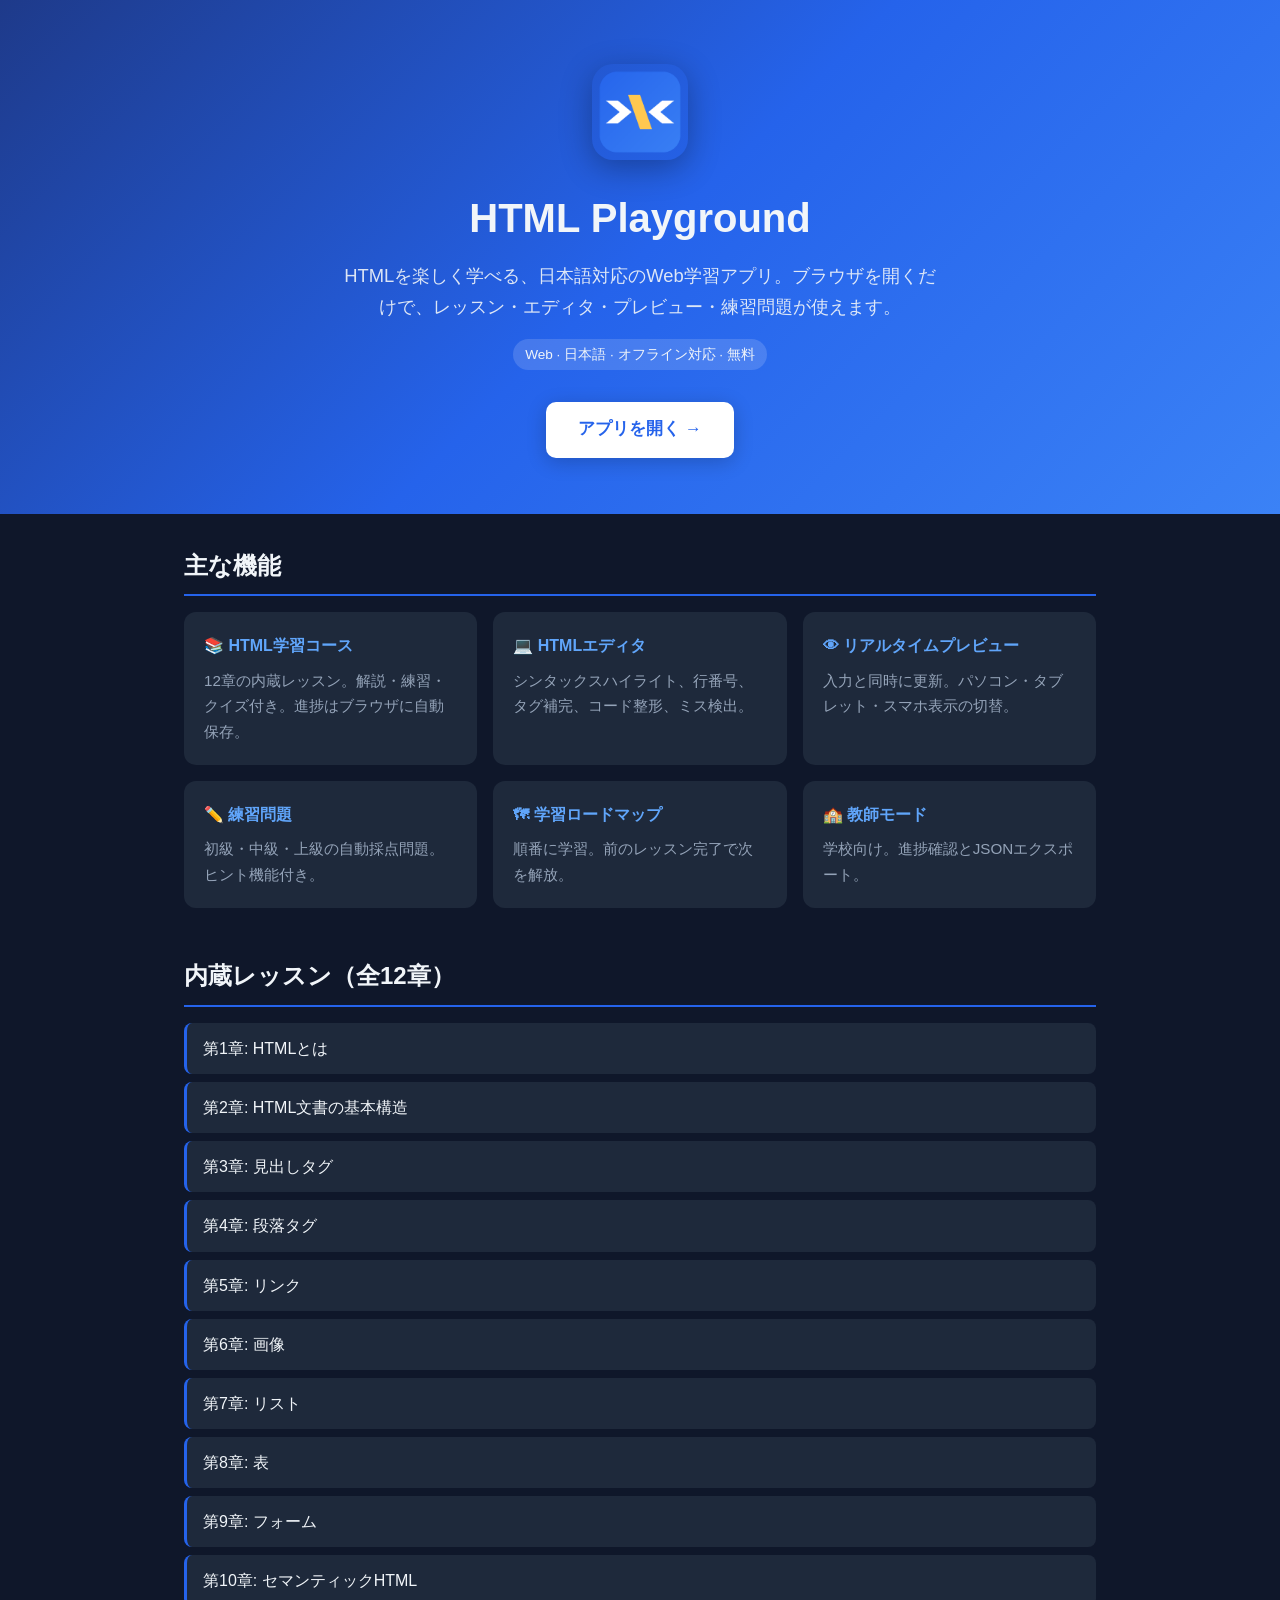
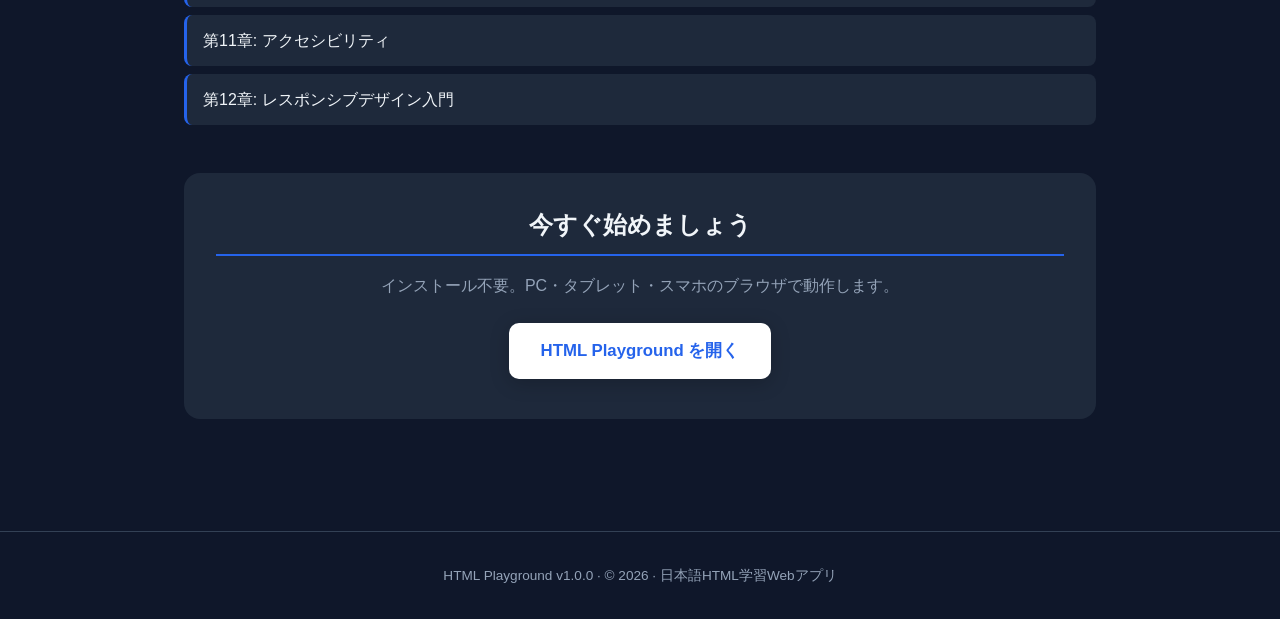
<file: index.html>
<!DOCTYPE html>
<html lang="ja">
<head>
  <meta charset="UTF-8">
  <meta name="viewport" content="width=device-width, initial-scale=1.0">
  <title>HTML Playground — ブラウザでHTMLを楽しく学ぶ</title>
  <meta name="description" content="HTML Playgroundは、ブラウザですぐ使える日本語HTML学習アプリ。12章のレッスン、エディタ、リアルタイムプレビュー、練習問題を搭載。">
  <meta property="og:title" content="HTML Playground">
  <meta property="og:description" content="ブラウザでHTMLを楽しく学べる日本語Webアプリ">
  <meta property="og:type" content="website">
  <meta property="og:image" content="/images/icon-512.png">
  <link rel="icon" href="/images/favicon.png" type="image/png">
  <link rel="apple-touch-icon" href="/images/icon-512.png">
  <link rel="stylesheet" href="/css/style.css">
</head>
<body>
  <header>
    <img src="/images/icon-512.png" alt="HTML Playground アプリアイコン" class="logo" width="96" height="96">
    <h1>HTML Playground</h1>
    <p>HTMLを楽しく学べる、日本語対応のWeb学習アプリ。ブラウザを開くだけで、レッスン・エディタ・プレビュー・練習問題が使えます。</p>
    <div class="badge">Web · 日本語 · オフライン対応 · 無料</div>
    <div class="hero-cta">
      <a class="btn btn-large" href="/app.html">アプリを開く →</a>
    </div>
  </header>

  <main>
    <section>
      <h2>主な機能</h2>
      <div class="features">
        <div class="feature">
          <h3>📚 HTML学習コース</h3>
          <p>12章の内蔵レッスン。解説・練習・クイズ付き。進捗はブラウザに自動保存。</p>
        </div>
        <div class="feature">
          <h3>💻 HTMLエディタ</h3>
          <p>シンタックスハイライト、行番号、タグ補完、コード整形、ミス検出。</p>
        </div>
        <div class="feature">
          <h3>👁 リアルタイムプレビュー</h3>
          <p>入力と同時に更新。パソコン・タブレット・スマホ表示の切替。</p>
        </div>
        <div class="feature">
          <h3>✏️ 練習問題</h3>
          <p>初級・中級・上級の自動採点問題。ヒント機能付き。</p>
        </div>
        <div class="feature">
          <h3>🗺 学習ロードマップ</h3>
          <p>順番に学習。前のレッスン完了で次を解放。</p>
        </div>
        <div class="feature">
          <h3>🏫 教師モード</h3>
          <p>学校向け。進捗確認とJSONエクスポート。</p>
        </div>
      </div>
    </section>

    <section>
      <h2>内蔵レッスン（全12章）</h2>
      <ul class="lessons">
        <li>第1章: HTMLとは</li>
        <li>第2章: HTML文書の基本構造</li>
        <li>第3章: 見出しタグ</li>
        <li>第4章: 段落タグ</li>
        <li>第5章: リンク</li>
        <li>第6章: 画像</li>
        <li>第7章: リスト</li>
        <li>第8章: 表</li>
        <li>第9章: フォーム</li>
        <li>第10章: セマンティックHTML</li>
        <li>第11章: アクセシビリティ</li>
        <li>第12章: レスポンシブデザイン入門</li>
      </ul>
    </section>

    <section class="cta">
      <h2>今すぐ始めましょう</h2>
      <p class="note">インストール不要。PC・タブレット・スマホのブラウザで動作します。</p>
      <a class="btn btn-large" href="/app.html">HTML Playground を開く</a>
    </section>
  </main>

  <footer>
    <p>HTML Playground v1.0.0 · © <span id="year">2026</span> · 日本語HTML学習Webアプリ</p>
  </footer>

  <script src="/js/main.js"></script>
</body>
</html>
</file>
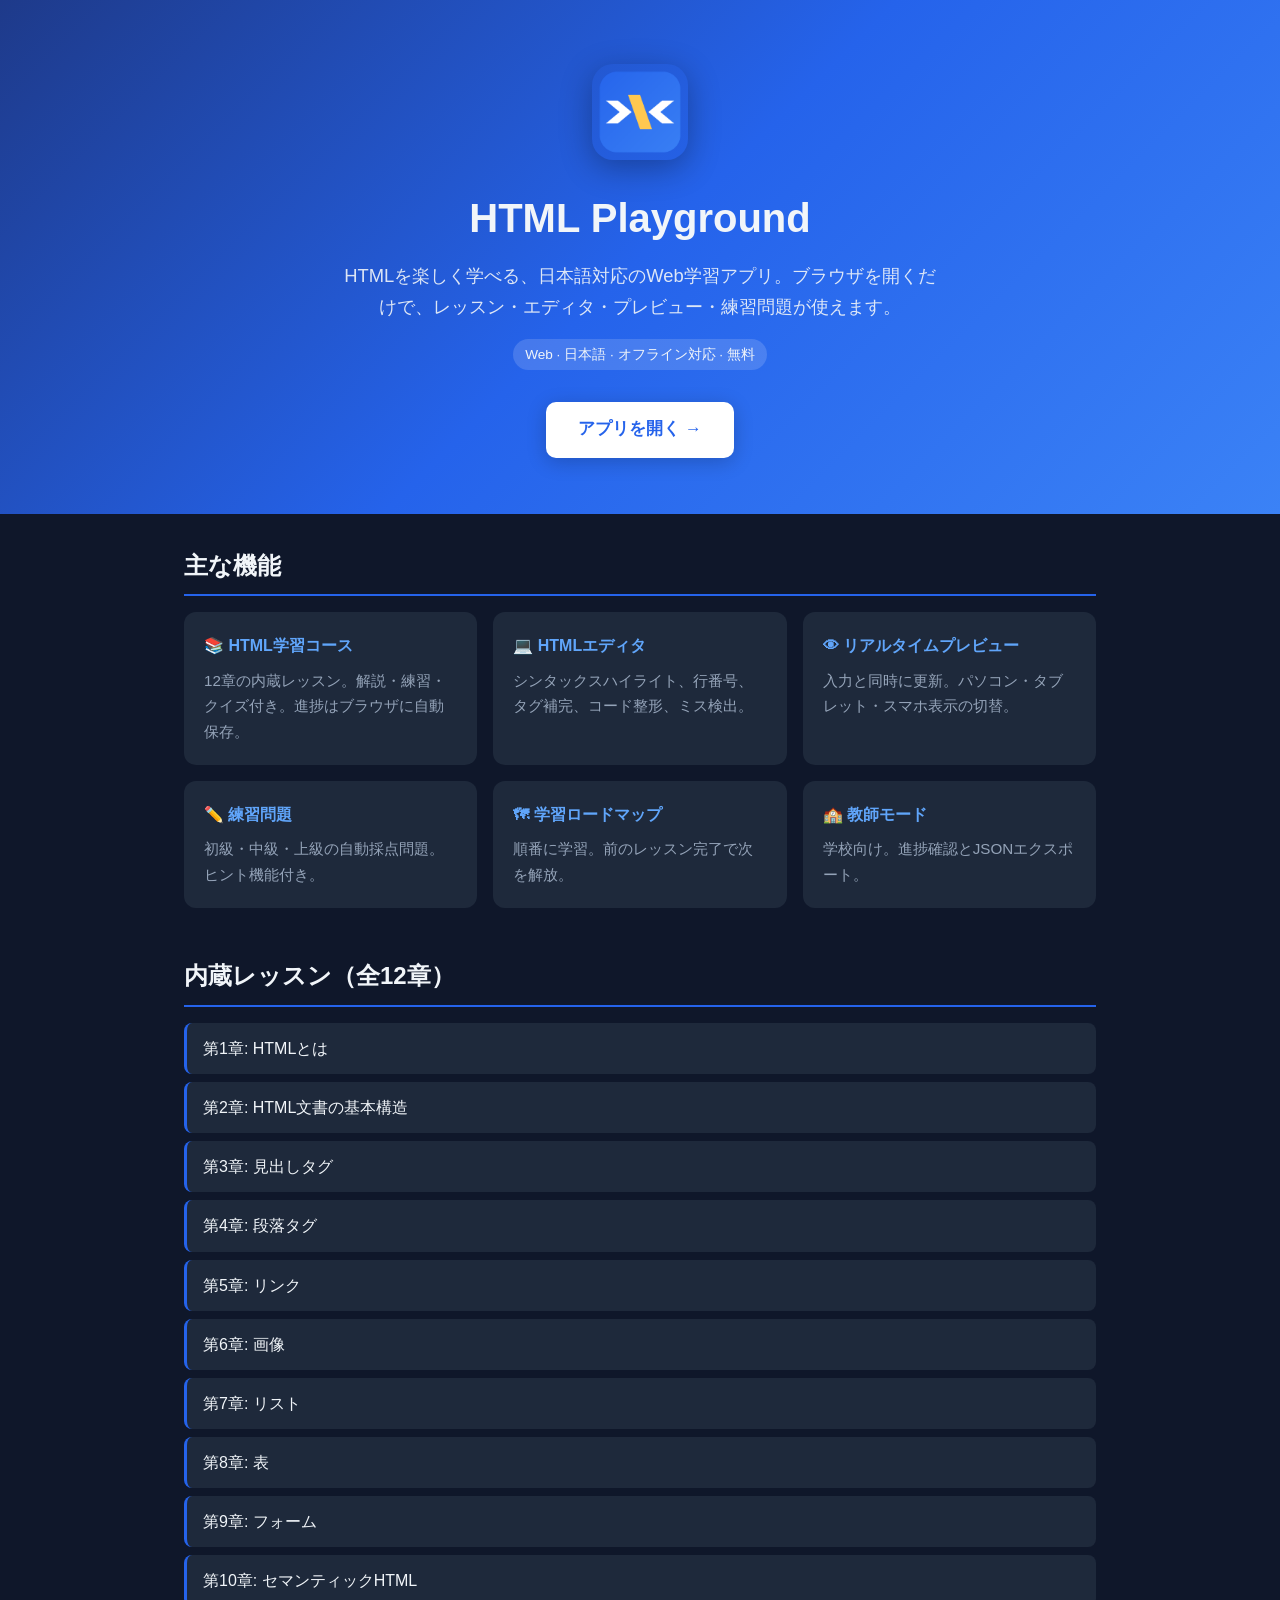
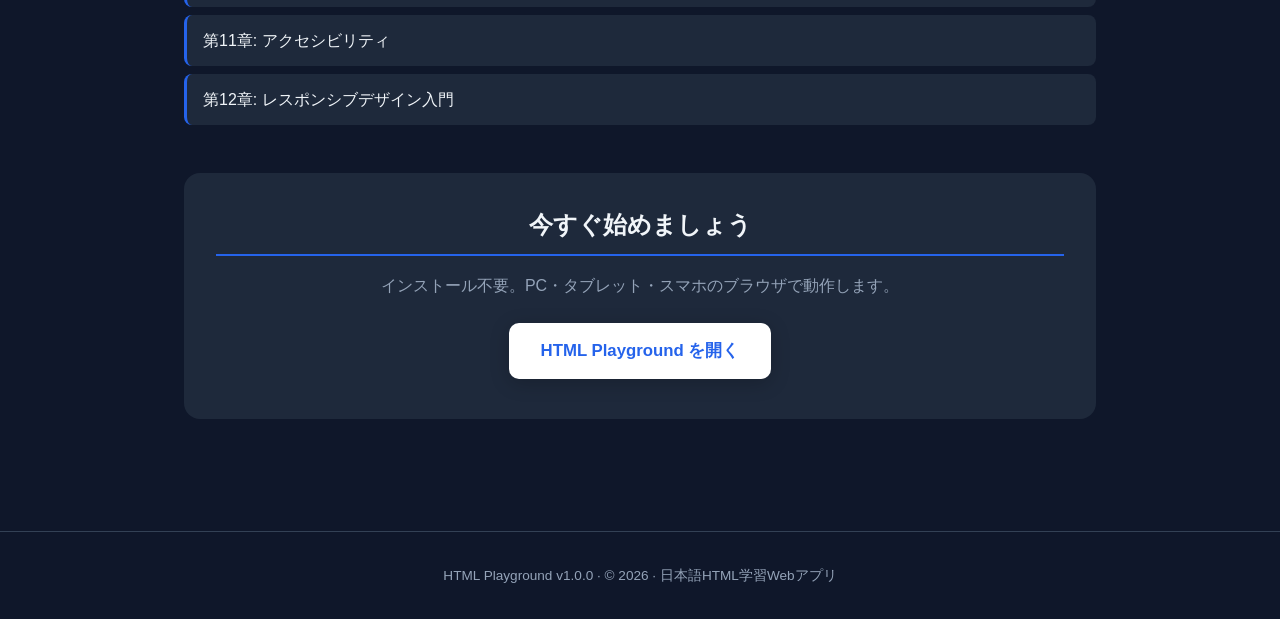
<file: docs/index.html>
<!DOCTYPE html>
<html lang="ja">
<head>
  <meta charset="UTF-8">
  <meta name="viewport" content="width=device-width, initial-scale=1.0">
  <title>HTML Playground — ブラウザでHTMLを楽しく学ぶ</title>
  <meta name="description" content="HTML Playgroundは、ブラウザですぐ使える日本語HTML学習アプリ。12章のレッスン、エディタ、リアルタイムプレビュー、練習問題を搭載。">
  <meta property="og:title" content="HTML Playground">
  <meta property="og:description" content="ブラウザでHTMLを楽しく学べる日本語Webアプリ">
  <meta property="og:type" content="website">
  <meta property="og:image" content="images/icon-512.png">
  <link rel="icon" href="images/favicon.png" type="image/png">
  <link rel="apple-touch-icon" href="images/icon-512.png">
  <link rel="stylesheet" href="css/style.css">
</head>
<body>
  <header>
    <img src="images/icon-512.png" alt="HTML Playground アプリアイコン" class="logo" width="96" height="96">
    <h1>HTML Playground</h1>
    <p>HTMLを楽しく学べる、日本語対応のWeb学習アプリ。ブラウザを開くだけで、レッスン・エディタ・プレビュー・練習問題が使えます。</p>
    <div class="badge">Web · 日本語 · オフライン対応 · 無料</div>
    <div class="hero-cta">
      <a class="btn btn-large" href="app.html">アプリを開く →</a>
    </div>
  </header>

  <main>
    <section>
      <h2>主な機能</h2>
      <div class="features">
        <div class="feature">
          <h3>📚 HTML学習コース</h3>
          <p>12章の内蔵レッスン。解説・練習・クイズ付き。進捗はブラウザに自動保存。</p>
        </div>
        <div class="feature">
          <h3>💻 HTMLエディタ</h3>
          <p>シンタックスハイライト、行番号、タグ補完、コード整形、ミス検出。</p>
        </div>
        <div class="feature">
          <h3>👁 リアルタイムプレビュー</h3>
          <p>入力と同時に更新。パソコン・タブレット・スマホ表示の切替。</p>
        </div>
        <div class="feature">
          <h3>✏️ 練習問題</h3>
          <p>初級・中級・上級の自動採点問題。ヒント機能付き。</p>
        </div>
        <div class="feature">
          <h3>🗺 学習ロードマップ</h3>
          <p>順番に学習。前のレッスン完了で次を解放。</p>
        </div>
        <div class="feature">
          <h3>🏫 教師モード</h3>
          <p>学校向け。進捗確認とJSONエクスポート。</p>
        </div>
      </div>
    </section>

    <section>
      <h2>内蔵レッスン（全12章）</h2>
      <ul class="lessons">
        <li>第1章: HTMLとは</li>
        <li>第2章: HTML文書の基本構造</li>
        <li>第3章: 見出しタグ</li>
        <li>第4章: 段落タグ</li>
        <li>第5章: リンク</li>
        <li>第6章: 画像</li>
        <li>第7章: リスト</li>
        <li>第8章: 表</li>
        <li>第9章: フォーム</li>
        <li>第10章: セマンティックHTML</li>
        <li>第11章: アクセシビリティ</li>
        <li>第12章: レスポンシブデザイン入門</li>
      </ul>
    </section>

    <section class="cta">
      <h2>今すぐ始めましょう</h2>
      <p class="note">インストール不要。PC・タブレット・スマホのブラウザで動作します。</p>
      <a class="btn btn-large" href="app.html">HTML Playground を開く</a>
    </section>
  </main>

  <footer>
    <p>HTML Playground v1.0.0 · © <span id="year">2026</span> · 日本語HTML学習Webアプリ</p>
  </footer>

  <script src="js/main.js"></script>
</body>
</html>
</file>
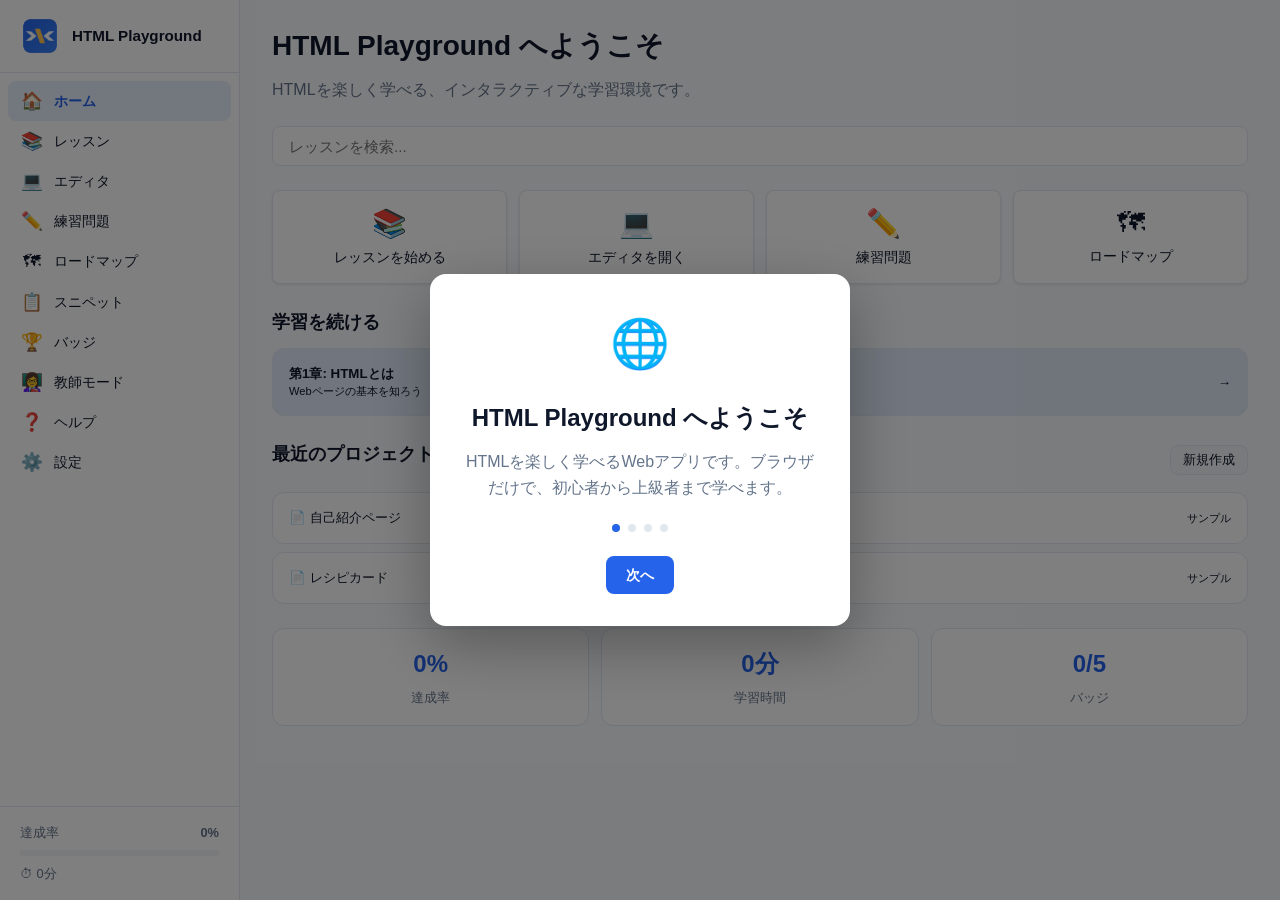
<file: app.html>
<!DOCTYPE html>
<html lang="ja">
<head>
  <meta charset="UTF-8">
  <meta name="viewport" content="width=device-width, initial-scale=1.0">
  <title>HTML Playground — HTMLを楽しく学ぶ</title>
  <meta name="description" content="HTML Playgroundはブラウザで使える日本語HTML学習アプリです。レッスン、エディタ、リアルタイムプレビュー、練習問題を搭載。">
  <link rel="icon" href="/images/favicon.png" type="image/png">
  <link rel="apple-touch-icon" href="/images/icon-512.png">
  <link rel="manifest" href="/manifest.json">
  <link rel="stylesheet" href="/css/app.css">
</head>
<body>
  <div id="app" class="app-shell"></div>
  <div id="modals"></div>
  <script type="module" src="/js/app/main.js"></script>
</body>
</html>
</file>
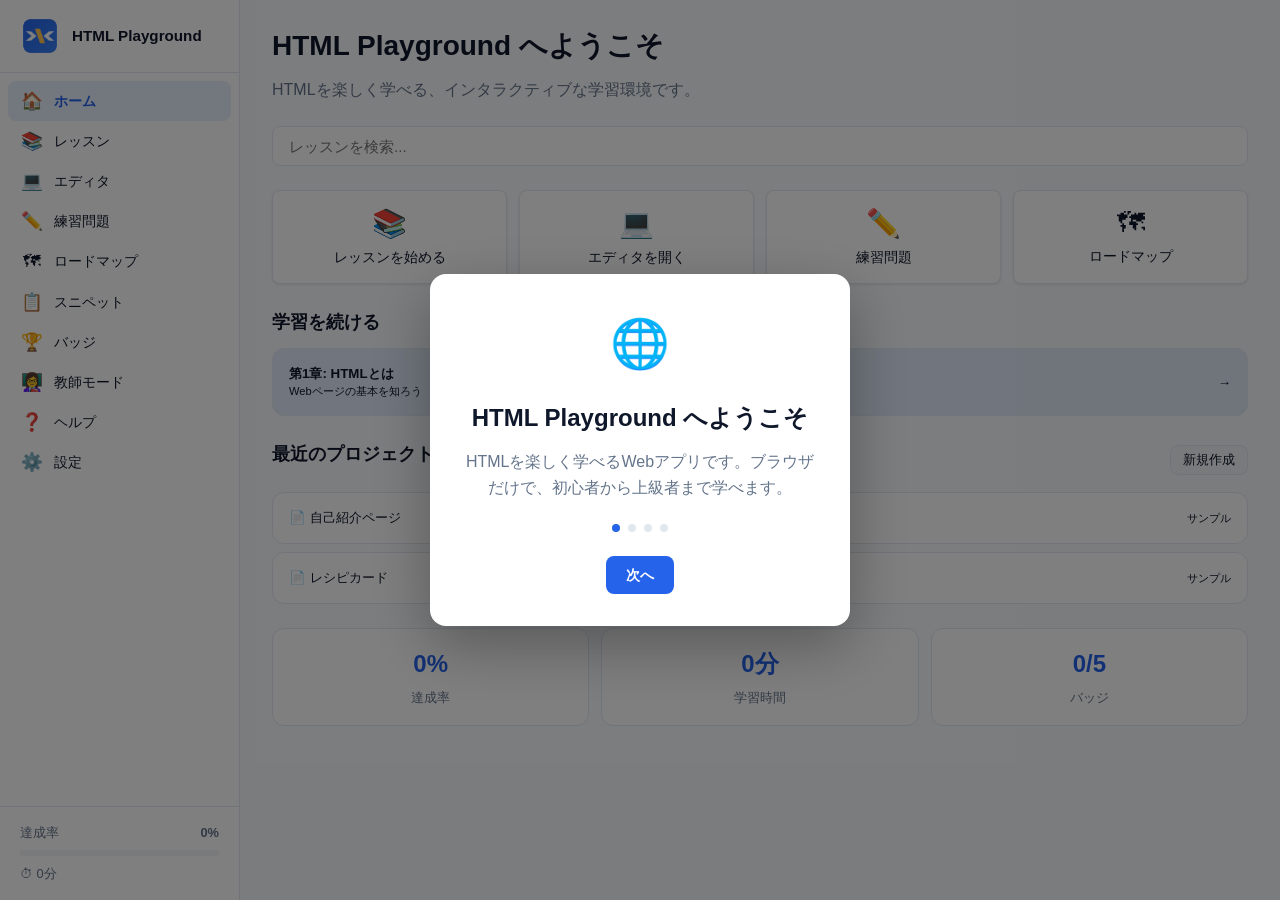
<file: docs/app.html>
<!DOCTYPE html>
<html lang="ja">
<head>
  <meta charset="UTF-8">
  <meta name="viewport" content="width=device-width, initial-scale=1.0">
  <title>HTML Playground — HTMLを楽しく学ぶ</title>
  <meta name="description" content="HTML Playgroundはブラウザで使える日本語HTML学習アプリです。レッスン、エディタ、リアルタイムプレビュー、練習問題を搭載。">
  <link rel="icon" href="images/favicon.png" type="image/png">
  <link rel="apple-touch-icon" href="images/icon-512.png">
  <link rel="manifest" href="manifest.json">
  <link rel="stylesheet" href="css/app.css">
</head>
<body>
  <div id="app" class="app-shell"></div>
  <div id="modals"></div>
  <script type="module" src="js/app/main.js"></script>
</body>
</html>
</file>
<file: css/style.css>
:root {
  --blue: #2563eb;
  --blue-dark: #1d4ed8;
  --blue-light: #60a5fa;
  --bg: #0f172a;
  --surface: #1e293b;
  --text: #f1f5f9;
  --muted: #94a3b8;
}

* {
  box-sizing: border-box;
  margin: 0;
  padding: 0;
}

body {
  font-family: -apple-system, BlinkMacSystemFont, "Hiragino Sans", "Hiragino Kaku Gothic ProN", sans-serif;
  background: var(--bg);
  color: var(--text);
  line-height: 1.7;
}

header {
  text-align: center;
  padding: 4rem 1.5rem 3rem;
  background: linear-gradient(135deg, #1e3a8a 0%, #2563eb 50%, #3b82f6 100%);
}

header .logo {
  width: 96px;
  height: 96px;
  border-radius: 22%;
  margin-bottom: 1rem;
  box-shadow: 0 8px 32px rgba(0, 0, 0, 0.3);
}

header h1 {
  font-size: 2.5rem;
  margin-bottom: 0.5rem;
}

header p {
  font-size: 1.15rem;
  opacity: 0.9;
  max-width: 600px;
  margin: 0 auto;
}

.badge {
  display: inline-block;
  background: rgba(255, 255, 255, 0.15);
  padding: 0.25rem 0.75rem;
  border-radius: 999px;
  font-size: 0.85rem;
  margin-top: 1rem;
}

main {
  max-width: 960px;
  margin: 0 auto;
  padding: 2rem 1.5rem 4rem;
}

section {
  margin-bottom: 3rem;
}

h2 {
  font-size: 1.5rem;
  margin-bottom: 1rem;
  padding-bottom: 0.5rem;
  border-bottom: 2px solid var(--blue);
}

.features {
  display: grid;
  grid-template-columns: repeat(auto-fit, minmax(260px, 1fr));
  gap: 1rem;
}

.feature {
  background: var(--surface);
  border-radius: 12px;
  padding: 1.25rem;
}

.feature h3 {
  color: var(--blue-light);
  margin-bottom: 0.5rem;
  font-size: 1rem;
}

.feature p {
  color: var(--muted);
  font-size: 0.95rem;
}

.lessons {
  list-style: none;
}

.lessons li {
  background: var(--surface);
  padding: 0.75rem 1rem;
  margin-bottom: 0.5rem;
  border-radius: 8px;
  border-left: 3px solid var(--blue);
}

.lessons span {
  color: var(--muted);
  font-size: 0.85rem;
}

.cta {
  text-align: center;
  background: var(--surface);
  border-radius: 16px;
  padding: 2rem;
}

.btn {
  display: inline-block;
  background: var(--blue);
  color: white;
  text-decoration: none;
  padding: 0.75rem 1.5rem;
  border-radius: 8px;
  font-weight: 600;
  margin: 0.5rem;
  transition: background 0.2s;
}

.btn:hover {
  background: var(--blue-dark);
}

.btn-secondary {
  background: transparent;
  border: 1px solid var(--blue);
  color: var(--blue-light);
}

.btn-secondary:hover {
  background: rgba(37, 99, 235, 0.15);
}

.hero-cta {
  margin-top: 1.5rem;
}

.btn-large {
  display: inline-block;
  background: white;
  color: #2563eb;
  text-decoration: none;
  padding: 0.85rem 2rem;
  border-radius: 10px;
  font-weight: 700;
  font-size: 1.05rem;
  transition: transform 0.15s, box-shadow 0.15s;
  box-shadow: 0 4px 20px rgba(0, 0, 0, 0.2);
}

.btn-large:hover {
  transform: translateY(-2px);
  box-shadow: 0 6px 24px rgba(0, 0, 0, 0.25);
}

pre {
  background: var(--surface);
  padding: 1rem;
  border-radius: 8px;
  overflow-x: auto;
  color: #e2e8f0;
}

code {
  background: #334155;
  padding: 0.15rem 0.4rem;
  border-radius: 4px;
  font-size: 0.9em;
}

.note {
  color: var(--muted);
  margin-bottom: 1rem;
}

.download-box {
  background: var(--surface);
  border-radius: 12px;
  padding: 1.5rem;
  border: 1px solid #334155;
}

.download-box ul {
  margin: 1rem 0 0 1.25rem;
  color: var(--muted);
}

footer {
  text-align: center;
  padding: 2rem;
  color: var(--muted);
  font-size: 0.85rem;
  border-top: 1px solid #334155;
}

.error-page {
  min-height: 60vh;
  display: flex;
  flex-direction: column;
  align-items: center;
  justify-content: center;
  text-align: center;
  padding: 2rem;
}

.error-page h1 {
  font-size: 4rem;
  color: var(--blue-light);
  margin-bottom: 0.5rem;
}

@media (max-width: 600px) {
  header h1 {
    font-size: 1.75rem;
  }

  .btn {
    display: block;
    margin: 0.5rem 0;
  }
}
</file>
<file: docs/css/style.css>
:root {
  --blue: #2563eb;
  --blue-dark: #1d4ed8;
  --blue-light: #60a5fa;
  --bg: #0f172a;
  --surface: #1e293b;
  --text: #f1f5f9;
  --muted: #94a3b8;
}

* {
  box-sizing: border-box;
  margin: 0;
  padding: 0;
}

body {
  font-family: -apple-system, BlinkMacSystemFont, "Hiragino Sans", "Hiragino Kaku Gothic ProN", sans-serif;
  background: var(--bg);
  color: var(--text);
  line-height: 1.7;
}

header {
  text-align: center;
  padding: 4rem 1.5rem 3rem;
  background: linear-gradient(135deg, #1e3a8a 0%, #2563eb 50%, #3b82f6 100%);
}

header .logo {
  width: 96px;
  height: 96px;
  border-radius: 22%;
  margin-bottom: 1rem;
  box-shadow: 0 8px 32px rgba(0, 0, 0, 0.3);
}

header h1 {
  font-size: 2.5rem;
  margin-bottom: 0.5rem;
}

header p {
  font-size: 1.15rem;
  opacity: 0.9;
  max-width: 600px;
  margin: 0 auto;
}

.badge {
  display: inline-block;
  background: rgba(255, 255, 255, 0.15);
  padding: 0.25rem 0.75rem;
  border-radius: 999px;
  font-size: 0.85rem;
  margin-top: 1rem;
}

main {
  max-width: 960px;
  margin: 0 auto;
  padding: 2rem 1.5rem 4rem;
}

section {
  margin-bottom: 3rem;
}

h2 {
  font-size: 1.5rem;
  margin-bottom: 1rem;
  padding-bottom: 0.5rem;
  border-bottom: 2px solid var(--blue);
}

.features {
  display: grid;
  grid-template-columns: repeat(auto-fit, minmax(260px, 1fr));
  gap: 1rem;
}

.feature {
  background: var(--surface);
  border-radius: 12px;
  padding: 1.25rem;
}

.feature h3 {
  color: var(--blue-light);
  margin-bottom: 0.5rem;
  font-size: 1rem;
}

.feature p {
  color: var(--muted);
  font-size: 0.95rem;
}

.lessons {
  list-style: none;
}

.lessons li {
  background: var(--surface);
  padding: 0.75rem 1rem;
  margin-bottom: 0.5rem;
  border-radius: 8px;
  border-left: 3px solid var(--blue);
}

.lessons span {
  color: var(--muted);
  font-size: 0.85rem;
}

.cta {
  text-align: center;
  background: var(--surface);
  border-radius: 16px;
  padding: 2rem;
}

.btn {
  display: inline-block;
  background: var(--blue);
  color: white;
  text-decoration: none;
  padding: 0.75rem 1.5rem;
  border-radius: 8px;
  font-weight: 600;
  margin: 0.5rem;
  transition: background 0.2s;
}

.btn:hover {
  background: var(--blue-dark);
}

.btn-secondary {
  background: transparent;
  border: 1px solid var(--blue);
  color: var(--blue-light);
}

.btn-secondary:hover {
  background: rgba(37, 99, 235, 0.15);
}

.hero-cta {
  margin-top: 1.5rem;
}

.btn-large {
  display: inline-block;
  background: white;
  color: #2563eb;
  text-decoration: none;
  padding: 0.85rem 2rem;
  border-radius: 10px;
  font-weight: 700;
  font-size: 1.05rem;
  transition: transform 0.15s, box-shadow 0.15s;
  box-shadow: 0 4px 20px rgba(0, 0, 0, 0.2);
}

.btn-large:hover {
  transform: translateY(-2px);
  box-shadow: 0 6px 24px rgba(0, 0, 0, 0.25);
}

pre {
  background: var(--surface);
  padding: 1rem;
  border-radius: 8px;
  overflow-x: auto;
  color: #e2e8f0;
}

code {
  background: #334155;
  padding: 0.15rem 0.4rem;
  border-radius: 4px;
  font-size: 0.9em;
}

.note {
  color: var(--muted);
  margin-bottom: 1rem;
}

.download-box {
  background: var(--surface);
  border-radius: 12px;
  padding: 1.5rem;
  border: 1px solid #334155;
}

.download-box ul {
  margin: 1rem 0 0 1.25rem;
  color: var(--muted);
}

footer {
  text-align: center;
  padding: 2rem;
  color: var(--muted);
  font-size: 0.85rem;
  border-top: 1px solid #334155;
}

.error-page {
  min-height: 60vh;
  display: flex;
  flex-direction: column;
  align-items: center;
  justify-content: center;
  text-align: center;
  padding: 2rem;
}

.error-page h1 {
  font-size: 4rem;
  color: var(--blue-light);
  margin-bottom: 0.5rem;
}

@media (max-width: 600px) {
  header h1 {
    font-size: 1.75rem;
  }

  .btn {
    display: block;
    margin: 0.5rem 0;
  }
}
</file>
<file: css/app.css>
/* HTML Playground — Web App Styles */

:root, [data-theme="light"] {
  --bg: #f8fafc;
  --surface: #ffffff;
  --surface2: #f1f5f9;
  --text: #0f172a;
  --muted: #64748b;
  --border: #e2e8f0;
  --accent: #2563eb;
  --accent-hover: #1d4ed8;
  --accent-soft: rgba(37, 99, 235, 0.1);
  --success: #16a34a;
  --warning: #d97706;
  --error: #dc2626;
  --sidebar-w: 240px;
  --shadow: 0 1px 3px rgba(0,0,0,0.08);
  --editor-bg: #ffffff;
  --hl-tag: #2563eb;
  --hl-string: #d97706;
  --hl-comment: #16a34a;
}

[data-theme="dark"] {
  --bg: #0f172a;
  --surface: #1e293b;
  --surface2: #334155;
  --text: #f1f5f9;
  --muted: #94a3b8;
  --border: #334155;
  --accent: #3b82f6;
  --accent-hover: #2563eb;
  --accent-soft: rgba(59, 130, 246, 0.15);
  --shadow: 0 1px 3px rgba(0,0,0,0.3);
  --editor-bg: #0f172a;
  --hl-tag: #60a5fa;
  --hl-string: #fbbf24;
  --hl-comment: #4ade80;
}

*, *::before, *::after { box-sizing: border-box; margin: 0; padding: 0; }

body {
  font-family: -apple-system, BlinkMacSystemFont, "Hiragino Sans", "Hiragino Kaku Gothic ProN", sans-serif;
  background: var(--bg);
  color: var(--text);
  line-height: 1.6;
  overflow: hidden;
  height: 100vh;
}

/* App Shell */
.app-shell {
  display: flex;
  height: 100vh;
}

.main-area {
  flex: 1;
  display: flex;
  flex-direction: column;
  overflow: hidden;
  min-width: 0;
}

#content {
  flex: 1;
  overflow-y: auto;
  padding: 1.5rem 2rem;
}

.mobile-menu-btn {
  display: none;
  position: fixed;
  top: 0.75rem;
  left: 0.75rem;
  z-index: 100;
  background: var(--surface);
  border: 1px solid var(--border);
  border-radius: 8px;
  padding: 0.5rem 0.75rem;
  font-size: 1.25rem;
  cursor: pointer;
  color: var(--text);
}

/* Sidebar */
.sidebar {
  width: var(--sidebar-w);
  background: var(--surface);
  border-right: 1px solid var(--border);
  display: flex;
  flex-direction: column;
  flex-shrink: 0;
}

.sidebar-brand {
  display: flex;
  align-items: center;
  gap: 0.75rem;
  padding: 1rem 1.25rem;
  font-weight: 700;
  font-size: 0.95rem;
  border-bottom: 1px solid var(--border);
}

.sidebar-brand img { border-radius: 8px; }

.sidebar-nav {
  flex: 1;
  overflow-y: auto;
  padding: 0.5rem;
}

.nav-item {
  display: flex;
  align-items: center;
  gap: 0.6rem;
  width: 100%;
  padding: 0.6rem 0.75rem;
  border: none;
  background: none;
  color: var(--text);
  font-size: 0.9rem;
  border-radius: 8px;
  cursor: pointer;
  text-align: left;
  transition: background 0.15s;
}

.nav-item:hover { background: var(--surface2); }
.nav-item.active { background: var(--accent-soft); color: var(--accent); font-weight: 600; }
.nav-icon { font-size: 1.1rem; width: 1.5rem; text-align: center; }

.sidebar-progress {
  padding: 1rem 1.25rem;
  border-top: 1px solid var(--border);
  font-size: 0.8rem;
}

.progress-label { display: flex; justify-content: space-between; margin-bottom: 0.4rem; color: var(--muted); }
.progress-bar { height: 6px; background: var(--surface2); border-radius: 99px; overflow: hidden; }
.progress-bar.large { height: 10px; margin: 1rem 0; }
.progress-fill { height: 100%; background: var(--accent); border-radius: 99px; transition: width 0.3s; }
.study-time { margin-top: 0.5rem; color: var(--muted); }

/* Typography & Layout */
.view h1 { font-size: 1.75rem; margin-bottom: 0.5rem; }
.lead { color: var(--muted); margin-bottom: 1.5rem; }
.muted { color: var(--muted); }
.section { margin: 1.5rem 0; }
.section-header { display: flex; justify-content: space-between; align-items: center; margin-bottom: 0.75rem; }
.section h2 { font-size: 1.1rem; margin-bottom: 0.75rem; }

/* Buttons */
.btn-primary, .btn-secondary, .btn-sm, .card-btn {
  border: none;
  border-radius: 8px;
  cursor: pointer;
  font-size: 0.9rem;
  font-family: inherit;
  transition: background 0.15s, opacity 0.15s;
}

.btn-primary { background: var(--accent); color: white; padding: 0.6rem 1.25rem; font-weight: 600; }
.btn-primary:hover { background: var(--accent-hover); }
.btn-secondary { background: var(--surface2); color: var(--text); padding: 0.6rem 1.25rem; border: 1px solid var(--border); }
.btn-secondary:hover { background: var(--border); }
.btn-sm { background: var(--surface2); color: var(--text); padding: 0.35rem 0.75rem; border: 1px solid var(--border); font-size: 0.8rem; }
.btn-sm:hover { background: var(--border); }
.btn-row { display: flex; gap: 0.5rem; margin-top: 1rem; flex-wrap: wrap; }

.back-btn {
  background: none; border: none; color: var(--accent); cursor: pointer;
  font-size: 0.9rem; margin-bottom: 1rem; font-family: inherit;
}

/* Cards & Lists */
.quick-actions {
  display: grid;
  grid-template-columns: repeat(auto-fit, minmax(140px, 1fr));
  gap: 0.75rem;
  margin-bottom: 1.5rem;
}

.card-btn {
  background: var(--surface);
  border: 1px solid var(--border);
  padding: 1rem;
  display: flex;
  flex-direction: column;
  align-items: center;
  gap: 0.5rem;
  color: var(--text);
  box-shadow: var(--shadow);
}
.card-btn span { font-size: 1.75rem; }
.card-btn:hover { border-color: var(--accent); background: var(--accent-soft); }

.continue-card, .list-item, .lesson-card, .exercise-card {
  display: flex;
  align-items: center;
  gap: 1rem;
  width: 100%;
  padding: 1rem;
  background: var(--surface);
  border: 1px solid var(--border);
  border-radius: 12px;
  cursor: pointer;
  text-align: left;
  color: var(--text);
  font-family: inherit;
  margin-bottom: 0.5rem;
  transition: border-color 0.15s;
}
.continue-card:hover, .list-item:hover, .lesson-card:hover, .exercise-card:hover {
  border-color: var(--accent);
}
.continue-card { background: var(--accent-soft); justify-content: space-between; }
.list-item { justify-content: space-between; }
.lesson-card.locked { opacity: 0.5; cursor: not-allowed; }

.lesson-num {
  width: 44px; height: 44px; border-radius: 50%;
  background: var(--accent-soft); color: var(--accent);
  display: flex; align-items: center; justify-content: center;
  font-weight: 700; flex-shrink: 0;
}
.lesson-info strong { display: block; }
.lesson-info small { color: var(--muted); }
.tag {
  display: inline-block;
  font-size: 0.75rem;
  padding: 0.15rem 0.5rem;
  background: var(--surface2);
  border-radius: 99px;
  color: var(--muted);
  margin-top: 0.25rem;
}

.stats-row {
  display: grid;
  grid-template-columns: repeat(3, 1fr);
  gap: 0.75rem;
  margin-top: 1.5rem;
}
.stat {
  background: var(--surface);
  border: 1px solid var(--border);
  border-radius: 12px;
  padding: 1rem;
  text-align: center;
}
.stat strong { display: block; font-size: 1.5rem; color: var(--accent); }
.stat span { font-size: 0.8rem; color: var(--muted); }

.search-box input {
  width: 100%;
  padding: 0.65rem 1rem;
  border: 1px solid var(--border);
  border-radius: 8px;
  background: var(--surface);
  color: var(--text);
  font-size: 0.95rem;
  margin-bottom: 1.5rem;
}

.success-msg { color: var(--success); font-weight: 600; padding: 1rem; }

/* Tabs */
.tabs { display: flex; gap: 0.25rem; margin-bottom: 1.5rem; background: var(--surface2); padding: 0.25rem; border-radius: 8px; width: fit-content; }
.tab {
  padding: 0.5rem 1rem; border: none; background: none; border-radius: 6px;
  cursor: pointer; color: var(--muted); font-family: inherit; font-size: 0.9rem;
}
.tab.active { background: var(--surface); color: var(--text); font-weight: 600; box-shadow: var(--shadow); }
.tab-panel { display: none; }
.tab-panel.active { display: block; }

.prose p { margin-bottom: 0.75rem; }
.code-block {
  background: var(--editor-bg);
  border: 1px solid var(--border);
  border-radius: 8px;
  padding: 1rem;
  overflow-x: auto;
  font-family: ui-monospace, "SF Mono", Menlo, monospace;
  font-size: 0.85rem;
  margin: 1rem 0;
}

/* Quiz */
.quiz-item { background: var(--surface); border: 1px solid var(--border); border-radius: 12px; padding: 1rem; margin-bottom: 1rem; }
.quiz-option { display: block; padding: 0.5rem; cursor: pointer; border-radius: 6px; }
.quiz-option:hover { background: var(--surface2); }
.quiz-feedback { margin-top: 0.5rem; font-size: 0.85rem; }

.result-box, .hint-box {
  margin-top: 1rem; padding: 1rem; border-radius: 8px;
  background: var(--surface2); border: 1px solid var(--border);
}
.result-box.success { border-color: var(--success); background: rgba(22, 163, 74, 0.1); }
.hidden { display: none !important; }

/* Editor */
.editor-view { padding: 0 !important; height: 100%; display: flex; flex-direction: column; }
.editor-view .view { padding: 0; }

.editor-header {
  display: flex; align-items: center; gap: 1rem; flex-wrap: wrap;
  padding: 0.75rem 1rem; background: var(--surface);
  border-bottom: 1px solid var(--border);
}

.editor-header select {
  padding: 0.4rem 0.75rem; border-radius: 6px;
  border: 1px solid var(--border); background: var(--bg);
  color: var(--text); font-family: inherit;
}

.editor-tools { display: flex; gap: 0.5rem; flex-wrap: wrap; align-items: center; flex: 1; }

.device-picker { display: flex; border: 1px solid var(--border); border-radius: 6px; overflow: hidden; }
.device-btn {
  padding: 0.35rem 0.65rem; border: none; background: var(--surface2);
  color: var(--muted); cursor: pointer; font-size: 0.75rem; font-family: inherit;
}
.device-btn.active { background: var(--accent); color: white; }

.editor-split {
  display: grid;
  grid-template-columns: 1fr 1fr;
  flex: 1;
  min-height: 0;
  height: calc(100vh - 120px);
}

.editor-panel, .preview-panel {
  display: flex; flex-direction: column; min-height: 0; overflow: hidden;
}
.editor-panel { border-right: 1px solid var(--border); }
.panel-label {
  font-size: 0.75rem; font-weight: 600; color: var(--muted);
  padding: 0.5rem 0.75rem; background: var(--surface2);
  border-bottom: 1px solid var(--border);
}

.editor-container { flex: 1; min-height: 200px; overflow: hidden; }

.editor-wrap {
  display: flex; height: 100%; background: var(--editor-bg);
}

.editor-gutter {
  width: 40px; flex-shrink: 0; overflow: hidden;
  background: var(--surface2); border-right: 1px solid var(--border);
  padding: 12px 0; text-align: right;
  font-family: ui-monospace, monospace; font-size: 12px; color: var(--muted);
  line-height: 1.5; user-select: none;
}
.gutter-line { padding-right: 8px; height: 21px; }

.editor-body {
  flex: 1; position: relative; overflow: hidden;
}

.editor-highlight, .editor-textarea {
  position: absolute; top: 0; left: 0; width: 100%; height: 100%;
  padding: 12px; margin: 0; border: none; resize: none;
  font-family: ui-monospace, "SF Mono", Menlo, monospace;
  font-size: 14px; line-height: 1.5; tab-size: 2;
  white-space: pre; overflow: auto;
}

.editor-highlight {
  pointer-events: none; color: var(--text);
  background: var(--editor-bg);
}
.editor-highlight code { font-family: inherit; }
.editor-textarea {
  background: transparent; color: transparent; caret-color: var(--text);
  outline: none; z-index: 1;
}

.hl-tag { color: var(--hl-tag); }
.hl-string { color: var(--hl-string); }
.hl-comment { color: var(--hl-comment); }

.preview-wrap { flex: 1; background: #e2e8f0; padding: 0.5rem; min-height: 0; }
.preview-frame {
  width: 100%; height: 100%; border: none;
  background: white; border-radius: 6px;
}

.issues-panel, .completion-panel {
  padding: 0.75rem 1rem; border-top: 1px solid var(--border);
  background: var(--surface); max-height: 150px; overflow-y: auto;
}
.issue { padding: 0.35rem 0; font-size: 0.85rem; }
.issue.error { color: var(--error); }
.issue.warning { color: var(--warning); }
.issue.ok { color: var(--success); }
.completion-panel { display: flex; flex-wrap: wrap; gap: 0.35rem; }
.completion-item {
  padding: 0.25rem 0.5rem; font-family: monospace; font-size: 0.75rem;
  background: var(--surface2); border: 1px solid var(--border); border-radius: 4px;
  cursor: pointer; color: var(--text);
}

/* Roadmap */
.roadmap { margin-top: 1.5rem; }
.roadmap-item { display: flex; align-items: flex-start; gap: 1rem; margin-bottom: 0; }
.roadmap-node {
  width: 32px; height: 32px; border-radius: 50%; flex-shrink: 0;
  display: flex; align-items: center; justify-content: center;
  font-size: 0.8rem; font-weight: 700; color: white;
}
.roadmap-node.done { background: var(--success); }
.roadmap-node.active { background: var(--accent); }
.roadmap-node.locked { background: var(--muted); }
.roadmap-line { width: 2px; height: 40px; background: var(--border); margin-left: 15px; }
.roadmap-line.done { background: var(--success); }
.roadmap-text { padding-bottom: 1.5rem; }
.roadmap-text small { color: var(--muted); }

/* Snippets */
.snippet-card {
  background: var(--surface); border: 1px solid var(--border);
  border-radius: 12px; padding: 1rem; margin-bottom: 1rem;
}
.snippet-header { display: flex; justify-content: space-between; align-items: center; margin-bottom: 0.5rem; }

/* Badges */
.badge-grid {
  display: grid; grid-template-columns: repeat(auto-fit, minmax(180px, 1fr)); gap: 1rem;
}
.badge-card {
  background: var(--surface); border: 1px solid var(--border);
  border-radius: 16px; padding: 1.25rem; text-align: center;
}
.badge-card.earned { border-color: #fbbf24; background: rgba(251, 191, 36, 0.08); }
.badge-icon { font-size: 2.5rem; margin-bottom: 0.5rem; }
.badge-card small { display: block; color: var(--muted); margin: 0.25rem 0; font-size: 0.8rem; }
.badge-card span { font-size: 0.75rem; color: var(--muted); }

/* Settings */
.settings-form label {
  display: block; margin-bottom: 1.25rem; font-weight: 500;
}
.settings-form select, .settings-form input[type="text"] {
  display: block; width: 100%; margin-top: 0.35rem;
  padding: 0.5rem; border-radius: 6px; border: 1px solid var(--border);
  background: var(--surface); color: var(--text); font-family: inherit;
}
.settings-form input[type="range"] { width: 100%; margin-top: 0.35rem; }
.toggle-row { display: flex; align-items: center; gap: 0.5rem; font-weight: normal; }

/* Help */
.help-section {
  background: var(--surface); border: 1px solid var(--border);
  border-radius: 12px; padding: 1.25rem; margin-bottom: 1rem;
}
.help-section h2 { font-size: 1rem; margin-bottom: 0.5rem; }
.help-section p { color: var(--muted); font-size: 0.95rem; }

/* Difficulty tabs */
.difficulty-tabs { display: flex; gap: 0.5rem; margin-bottom: 1rem; }
.diff-tab {
  padding: 0.5rem 1rem; border: 1px solid var(--border); border-radius: 8px;
  background: var(--surface); cursor: pointer; font-family: inherit; color: var(--text);
}
.diff-tab.active { background: var(--accent); color: white; border-color: var(--accent); }

/* Modal */
.modal-overlay {
  position: fixed; inset: 0; background: rgba(0,0,0,0.5);
  display: flex; align-items: center; justify-content: center;
  z-index: 1000; padding: 1rem;
}
.modal {
  background: var(--surface); border-radius: 16px; padding: 2rem;
  max-width: 420px; width: 100%; text-align: center;
  box-shadow: 0 20px 60px rgba(0,0,0,0.3);
}
.modal-icon { font-size: 3rem; margin-bottom: 1rem; }
.modal h2 { margin-bottom: 0.75rem; }
.modal p { color: var(--muted); margin-bottom: 1.5rem; }
.modal-dots { display: flex; justify-content: center; gap: 0.5rem; margin-bottom: 1.5rem; }
.modal-dots span { width: 8px; height: 8px; border-radius: 50%; background: var(--border); }
.modal-dots span.active { background: var(--accent); }
.modal-actions { display: flex; justify-content: center; gap: 0.75rem; }

/* Editor view overrides content padding */
.editor-view { margin: -1.5rem -2rem; }

/* Responsive */
@media (max-width: 900px) {
  .editor-split { grid-template-columns: 1fr; height: auto; }
  .editor-panel { min-height: 300px; border-right: none; border-bottom: 1px solid var(--border); }
  .preview-panel { min-height: 300px; }
  .editor-view { margin: -1rem; }
}

@media (max-width: 768px) {
  .mobile-menu-btn { display: block; }
  .sidebar {
    position: fixed; left: -280px; top: 0; bottom: 0; z-index: 200;
    transition: left 0.25s; box-shadow: var(--shadow);
  }
  .sidebar.open { left: 0; }
  #content { padding: 3rem 1rem 1.5rem; }
  .stats-row { grid-template-columns: 1fr; }
}

@media (prefers-reduced-motion: reduce) {
  *, *::before, *::after { transition: none !important; }
}
</file>
<file: docs/css/app.css>
/* HTML Playground — Web App Styles */

:root, [data-theme="light"] {
  --bg: #f8fafc;
  --surface: #ffffff;
  --surface2: #f1f5f9;
  --text: #0f172a;
  --muted: #64748b;
  --border: #e2e8f0;
  --accent: #2563eb;
  --accent-hover: #1d4ed8;
  --accent-soft: rgba(37, 99, 235, 0.1);
  --success: #16a34a;
  --warning: #d97706;
  --error: #dc2626;
  --sidebar-w: 240px;
  --shadow: 0 1px 3px rgba(0,0,0,0.08);
  --editor-bg: #ffffff;
  --hl-tag: #2563eb;
  --hl-string: #d97706;
  --hl-comment: #16a34a;
}

[data-theme="dark"] {
  --bg: #0f172a;
  --surface: #1e293b;
  --surface2: #334155;
  --text: #f1f5f9;
  --muted: #94a3b8;
  --border: #334155;
  --accent: #3b82f6;
  --accent-hover: #2563eb;
  --accent-soft: rgba(59, 130, 246, 0.15);
  --shadow: 0 1px 3px rgba(0,0,0,0.3);
  --editor-bg: #0f172a;
  --hl-tag: #60a5fa;
  --hl-string: #fbbf24;
  --hl-comment: #4ade80;
}

*, *::before, *::after { box-sizing: border-box; margin: 0; padding: 0; }

body {
  font-family: -apple-system, BlinkMacSystemFont, "Hiragino Sans", "Hiragino Kaku Gothic ProN", sans-serif;
  background: var(--bg);
  color: var(--text);
  line-height: 1.6;
  overflow: hidden;
  height: 100vh;
}

/* App Shell */
.app-shell {
  display: flex;
  height: 100vh;
}

.main-area {
  flex: 1;
  display: flex;
  flex-direction: column;
  overflow: hidden;
  min-width: 0;
}

#content {
  flex: 1;
  overflow-y: auto;
  padding: 1.5rem 2rem;
}

.mobile-menu-btn {
  display: none;
  position: fixed;
  top: 0.75rem;
  left: 0.75rem;
  z-index: 100;
  background: var(--surface);
  border: 1px solid var(--border);
  border-radius: 8px;
  padding: 0.5rem 0.75rem;
  font-size: 1.25rem;
  cursor: pointer;
  color: var(--text);
}

/* Sidebar */
.sidebar {
  width: var(--sidebar-w);
  background: var(--surface);
  border-right: 1px solid var(--border);
  display: flex;
  flex-direction: column;
  flex-shrink: 0;
}

.sidebar-brand {
  display: flex;
  align-items: center;
  gap: 0.75rem;
  padding: 1rem 1.25rem;
  font-weight: 700;
  font-size: 0.95rem;
  border-bottom: 1px solid var(--border);
}

.sidebar-brand img { border-radius: 8px; }

.sidebar-nav {
  flex: 1;
  overflow-y: auto;
  padding: 0.5rem;
}

.nav-item {
  display: flex;
  align-items: center;
  gap: 0.6rem;
  width: 100%;
  padding: 0.6rem 0.75rem;
  border: none;
  background: none;
  color: var(--text);
  font-size: 0.9rem;
  border-radius: 8px;
  cursor: pointer;
  text-align: left;
  transition: background 0.15s;
}

.nav-item:hover { background: var(--surface2); }
.nav-item.active { background: var(--accent-soft); color: var(--accent); font-weight: 600; }
.nav-icon { font-size: 1.1rem; width: 1.5rem; text-align: center; }

.sidebar-progress {
  padding: 1rem 1.25rem;
  border-top: 1px solid var(--border);
  font-size: 0.8rem;
}

.progress-label { display: flex; justify-content: space-between; margin-bottom: 0.4rem; color: var(--muted); }
.progress-bar { height: 6px; background: var(--surface2); border-radius: 99px; overflow: hidden; }
.progress-bar.large { height: 10px; margin: 1rem 0; }
.progress-fill { height: 100%; background: var(--accent); border-radius: 99px; transition: width 0.3s; }
.study-time { margin-top: 0.5rem; color: var(--muted); }

/* Typography & Layout */
.view h1 { font-size: 1.75rem; margin-bottom: 0.5rem; }
.lead { color: var(--muted); margin-bottom: 1.5rem; }
.muted { color: var(--muted); }
.section { margin: 1.5rem 0; }
.section-header { display: flex; justify-content: space-between; align-items: center; margin-bottom: 0.75rem; }
.section h2 { font-size: 1.1rem; margin-bottom: 0.75rem; }

/* Buttons */
.btn-primary, .btn-secondary, .btn-sm, .card-btn {
  border: none;
  border-radius: 8px;
  cursor: pointer;
  font-size: 0.9rem;
  font-family: inherit;
  transition: background 0.15s, opacity 0.15s;
}

.btn-primary { background: var(--accent); color: white; padding: 0.6rem 1.25rem; font-weight: 600; }
.btn-primary:hover { background: var(--accent-hover); }
.btn-secondary { background: var(--surface2); color: var(--text); padding: 0.6rem 1.25rem; border: 1px solid var(--border); }
.btn-secondary:hover { background: var(--border); }
.btn-sm { background: var(--surface2); color: var(--text); padding: 0.35rem 0.75rem; border: 1px solid var(--border); font-size: 0.8rem; }
.btn-sm:hover { background: var(--border); }
.btn-row { display: flex; gap: 0.5rem; margin-top: 1rem; flex-wrap: wrap; }

.back-btn {
  background: none; border: none; color: var(--accent); cursor: pointer;
  font-size: 0.9rem; margin-bottom: 1rem; font-family: inherit;
}

/* Cards & Lists */
.quick-actions {
  display: grid;
  grid-template-columns: repeat(auto-fit, minmax(140px, 1fr));
  gap: 0.75rem;
  margin-bottom: 1.5rem;
}

.card-btn {
  background: var(--surface);
  border: 1px solid var(--border);
  padding: 1rem;
  display: flex;
  flex-direction: column;
  align-items: center;
  gap: 0.5rem;
  color: var(--text);
  box-shadow: var(--shadow);
}
.card-btn span { font-size: 1.75rem; }
.card-btn:hover { border-color: var(--accent); background: var(--accent-soft); }

.continue-card, .list-item, .lesson-card, .exercise-card {
  display: flex;
  align-items: center;
  gap: 1rem;
  width: 100%;
  padding: 1rem;
  background: var(--surface);
  border: 1px solid var(--border);
  border-radius: 12px;
  cursor: pointer;
  text-align: left;
  color: var(--text);
  font-family: inherit;
  margin-bottom: 0.5rem;
  transition: border-color 0.15s;
}
.continue-card:hover, .list-item:hover, .lesson-card:hover, .exercise-card:hover {
  border-color: var(--accent);
}
.continue-card { background: var(--accent-soft); justify-content: space-between; }
.list-item { justify-content: space-between; }
.lesson-card.locked { opacity: 0.5; cursor: not-allowed; }

.lesson-num {
  width: 44px; height: 44px; border-radius: 50%;
  background: var(--accent-soft); color: var(--accent);
  display: flex; align-items: center; justify-content: center;
  font-weight: 700; flex-shrink: 0;
}
.lesson-info strong { display: block; }
.lesson-info small { color: var(--muted); }
.tag {
  display: inline-block;
  font-size: 0.75rem;
  padding: 0.15rem 0.5rem;
  background: var(--surface2);
  border-radius: 99px;
  color: var(--muted);
  margin-top: 0.25rem;
}

.stats-row {
  display: grid;
  grid-template-columns: repeat(3, 1fr);
  gap: 0.75rem;
  margin-top: 1.5rem;
}
.stat {
  background: var(--surface);
  border: 1px solid var(--border);
  border-radius: 12px;
  padding: 1rem;
  text-align: center;
}
.stat strong { display: block; font-size: 1.5rem; color: var(--accent); }
.stat span { font-size: 0.8rem; color: var(--muted); }

.search-box input {
  width: 100%;
  padding: 0.65rem 1rem;
  border: 1px solid var(--border);
  border-radius: 8px;
  background: var(--surface);
  color: var(--text);
  font-size: 0.95rem;
  margin-bottom: 1.5rem;
}

.success-msg { color: var(--success); font-weight: 600; padding: 1rem; }

/* Tabs */
.tabs { display: flex; gap: 0.25rem; margin-bottom: 1.5rem; background: var(--surface2); padding: 0.25rem; border-radius: 8px; width: fit-content; }
.tab {
  padding: 0.5rem 1rem; border: none; background: none; border-radius: 6px;
  cursor: pointer; color: var(--muted); font-family: inherit; font-size: 0.9rem;
}
.tab.active { background: var(--surface); color: var(--text); font-weight: 600; box-shadow: var(--shadow); }
.tab-panel { display: none; }
.tab-panel.active { display: block; }

.prose p { margin-bottom: 0.75rem; }
.code-block {
  background: var(--editor-bg);
  border: 1px solid var(--border);
  border-radius: 8px;
  padding: 1rem;
  overflow-x: auto;
  font-family: ui-monospace, "SF Mono", Menlo, monospace;
  font-size: 0.85rem;
  margin: 1rem 0;
}

/* Quiz */
.quiz-item { background: var(--surface); border: 1px solid var(--border); border-radius: 12px; padding: 1rem; margin-bottom: 1rem; }
.quiz-option { display: block; padding: 0.5rem; cursor: pointer; border-radius: 6px; }
.quiz-option:hover { background: var(--surface2); }
.quiz-feedback { margin-top: 0.5rem; font-size: 0.85rem; }

.result-box, .hint-box {
  margin-top: 1rem; padding: 1rem; border-radius: 8px;
  background: var(--surface2); border: 1px solid var(--border);
}
.result-box.success { border-color: var(--success); background: rgba(22, 163, 74, 0.1); }
.hidden { display: none !important; }

/* Editor */
.editor-view { padding: 0 !important; height: 100%; display: flex; flex-direction: column; }
.editor-view .view { padding: 0; }

.editor-header {
  display: flex; align-items: center; gap: 1rem; flex-wrap: wrap;
  padding: 0.75rem 1rem; background: var(--surface);
  border-bottom: 1px solid var(--border);
}

.editor-header select {
  padding: 0.4rem 0.75rem; border-radius: 6px;
  border: 1px solid var(--border); background: var(--bg);
  color: var(--text); font-family: inherit;
}

.editor-tools { display: flex; gap: 0.5rem; flex-wrap: wrap; align-items: center; flex: 1; }

.device-picker { display: flex; border: 1px solid var(--border); border-radius: 6px; overflow: hidden; }
.device-btn {
  padding: 0.35rem 0.65rem; border: none; background: var(--surface2);
  color: var(--muted); cursor: pointer; font-size: 0.75rem; font-family: inherit;
}
.device-btn.active { background: var(--accent); color: white; }

.editor-split {
  display: grid;
  grid-template-columns: 1fr 1fr;
  flex: 1;
  min-height: 0;
  height: calc(100vh - 120px);
}

.editor-panel, .preview-panel {
  display: flex; flex-direction: column; min-height: 0; overflow: hidden;
}
.editor-panel { border-right: 1px solid var(--border); }
.panel-label {
  font-size: 0.75rem; font-weight: 600; color: var(--muted);
  padding: 0.5rem 0.75rem; background: var(--surface2);
  border-bottom: 1px solid var(--border);
}

.editor-container { flex: 1; min-height: 200px; overflow: hidden; }

.editor-wrap {
  display: flex; height: 100%; background: var(--editor-bg);
}

.editor-gutter {
  width: 40px; flex-shrink: 0; overflow: hidden;
  background: var(--surface2); border-right: 1px solid var(--border);
  padding: 12px 0; text-align: right;
  font-family: ui-monospace, monospace; font-size: 12px; color: var(--muted);
  line-height: 1.5; user-select: none;
}
.gutter-line { padding-right: 8px; height: 21px; }

.editor-body {
  flex: 1; position: relative; overflow: hidden;
}

.editor-highlight, .editor-textarea {
  position: absolute; top: 0; left: 0; width: 100%; height: 100%;
  padding: 12px; margin: 0; border: none; resize: none;
  font-family: ui-monospace, "SF Mono", Menlo, monospace;
  font-size: 14px; line-height: 1.5; tab-size: 2;
  white-space: pre; overflow: auto;
}

.editor-highlight {
  pointer-events: none; color: var(--text);
  background: var(--editor-bg);
}
.editor-highlight code { font-family: inherit; }
.editor-textarea {
  background: transparent; color: transparent; caret-color: var(--text);
  outline: none; z-index: 1;
}

.hl-tag { color: var(--hl-tag); }
.hl-string { color: var(--hl-string); }
.hl-comment { color: var(--hl-comment); }

.preview-wrap { flex: 1; background: #e2e8f0; padding: 0.5rem; min-height: 0; }
.preview-frame {
  width: 100%; height: 100%; border: none;
  background: white; border-radius: 6px;
}

.issues-panel, .completion-panel {
  padding: 0.75rem 1rem; border-top: 1px solid var(--border);
  background: var(--surface); max-height: 150px; overflow-y: auto;
}
.issue { padding: 0.35rem 0; font-size: 0.85rem; }
.issue.error { color: var(--error); }
.issue.warning { color: var(--warning); }
.issue.ok { color: var(--success); }
.completion-panel { display: flex; flex-wrap: wrap; gap: 0.35rem; }
.completion-item {
  padding: 0.25rem 0.5rem; font-family: monospace; font-size: 0.75rem;
  background: var(--surface2); border: 1px solid var(--border); border-radius: 4px;
  cursor: pointer; color: var(--text);
}

/* Roadmap */
.roadmap { margin-top: 1.5rem; }
.roadmap-item { display: flex; align-items: flex-start; gap: 1rem; margin-bottom: 0; }
.roadmap-node {
  width: 32px; height: 32px; border-radius: 50%; flex-shrink: 0;
  display: flex; align-items: center; justify-content: center;
  font-size: 0.8rem; font-weight: 700; color: white;
}
.roadmap-node.done { background: var(--success); }
.roadmap-node.active { background: var(--accent); }
.roadmap-node.locked { background: var(--muted); }
.roadmap-line { width: 2px; height: 40px; background: var(--border); margin-left: 15px; }
.roadmap-line.done { background: var(--success); }
.roadmap-text { padding-bottom: 1.5rem; }
.roadmap-text small { color: var(--muted); }

/* Snippets */
.snippet-card {
  background: var(--surface); border: 1px solid var(--border);
  border-radius: 12px; padding: 1rem; margin-bottom: 1rem;
}
.snippet-header { display: flex; justify-content: space-between; align-items: center; margin-bottom: 0.5rem; }

/* Badges */
.badge-grid {
  display: grid; grid-template-columns: repeat(auto-fit, minmax(180px, 1fr)); gap: 1rem;
}
.badge-card {
  background: var(--surface); border: 1px solid var(--border);
  border-radius: 16px; padding: 1.25rem; text-align: center;
}
.badge-card.earned { border-color: #fbbf24; background: rgba(251, 191, 36, 0.08); }
.badge-icon { font-size: 2.5rem; margin-bottom: 0.5rem; }
.badge-card small { display: block; color: var(--muted); margin: 0.25rem 0; font-size: 0.8rem; }
.badge-card span { font-size: 0.75rem; color: var(--muted); }

/* Settings */
.settings-form label {
  display: block; margin-bottom: 1.25rem; font-weight: 500;
}
.settings-form select, .settings-form input[type="text"] {
  display: block; width: 100%; margin-top: 0.35rem;
  padding: 0.5rem; border-radius: 6px; border: 1px solid var(--border);
  background: var(--surface); color: var(--text); font-family: inherit;
}
.settings-form input[type="range"] { width: 100%; margin-top: 0.35rem; }
.toggle-row { display: flex; align-items: center; gap: 0.5rem; font-weight: normal; }

/* Help */
.help-section {
  background: var(--surface); border: 1px solid var(--border);
  border-radius: 12px; padding: 1.25rem; margin-bottom: 1rem;
}
.help-section h2 { font-size: 1rem; margin-bottom: 0.5rem; }
.help-section p { color: var(--muted); font-size: 0.95rem; }

/* Difficulty tabs */
.difficulty-tabs { display: flex; gap: 0.5rem; margin-bottom: 1rem; }
.diff-tab {
  padding: 0.5rem 1rem; border: 1px solid var(--border); border-radius: 8px;
  background: var(--surface); cursor: pointer; font-family: inherit; color: var(--text);
}
.diff-tab.active { background: var(--accent); color: white; border-color: var(--accent); }

/* Modal */
.modal-overlay {
  position: fixed; inset: 0; background: rgba(0,0,0,0.5);
  display: flex; align-items: center; justify-content: center;
  z-index: 1000; padding: 1rem;
}
.modal {
  background: var(--surface); border-radius: 16px; padding: 2rem;
  max-width: 420px; width: 100%; text-align: center;
  box-shadow: 0 20px 60px rgba(0,0,0,0.3);
}
.modal-icon { font-size: 3rem; margin-bottom: 1rem; }
.modal h2 { margin-bottom: 0.75rem; }
.modal p { color: var(--muted); margin-bottom: 1.5rem; }
.modal-dots { display: flex; justify-content: center; gap: 0.5rem; margin-bottom: 1.5rem; }
.modal-dots span { width: 8px; height: 8px; border-radius: 50%; background: var(--border); }
.modal-dots span.active { background: var(--accent); }
.modal-actions { display: flex; justify-content: center; gap: 0.75rem; }

/* Editor view overrides content padding */
.editor-view { margin: -1.5rem -2rem; }

/* Responsive */
@media (max-width: 900px) {
  .editor-split { grid-template-columns: 1fr; height: auto; }
  .editor-panel { min-height: 300px; border-right: none; border-bottom: 1px solid var(--border); }
  .preview-panel { min-height: 300px; }
  .editor-view { margin: -1rem; }
}

@media (max-width: 768px) {
  .mobile-menu-btn { display: block; }
  .sidebar {
    position: fixed; left: -280px; top: 0; bottom: 0; z-index: 200;
    transition: left 0.25s; box-shadow: var(--shadow);
  }
  .sidebar.open { left: 0; }
  #content { padding: 3rem 1rem 1.5rem; }
  .stats-row { grid-template-columns: 1fr; }
}

@media (prefers-reduced-motion: reduce) {
  *, *::before, *::after { transition: none !important; }
}
</file>
